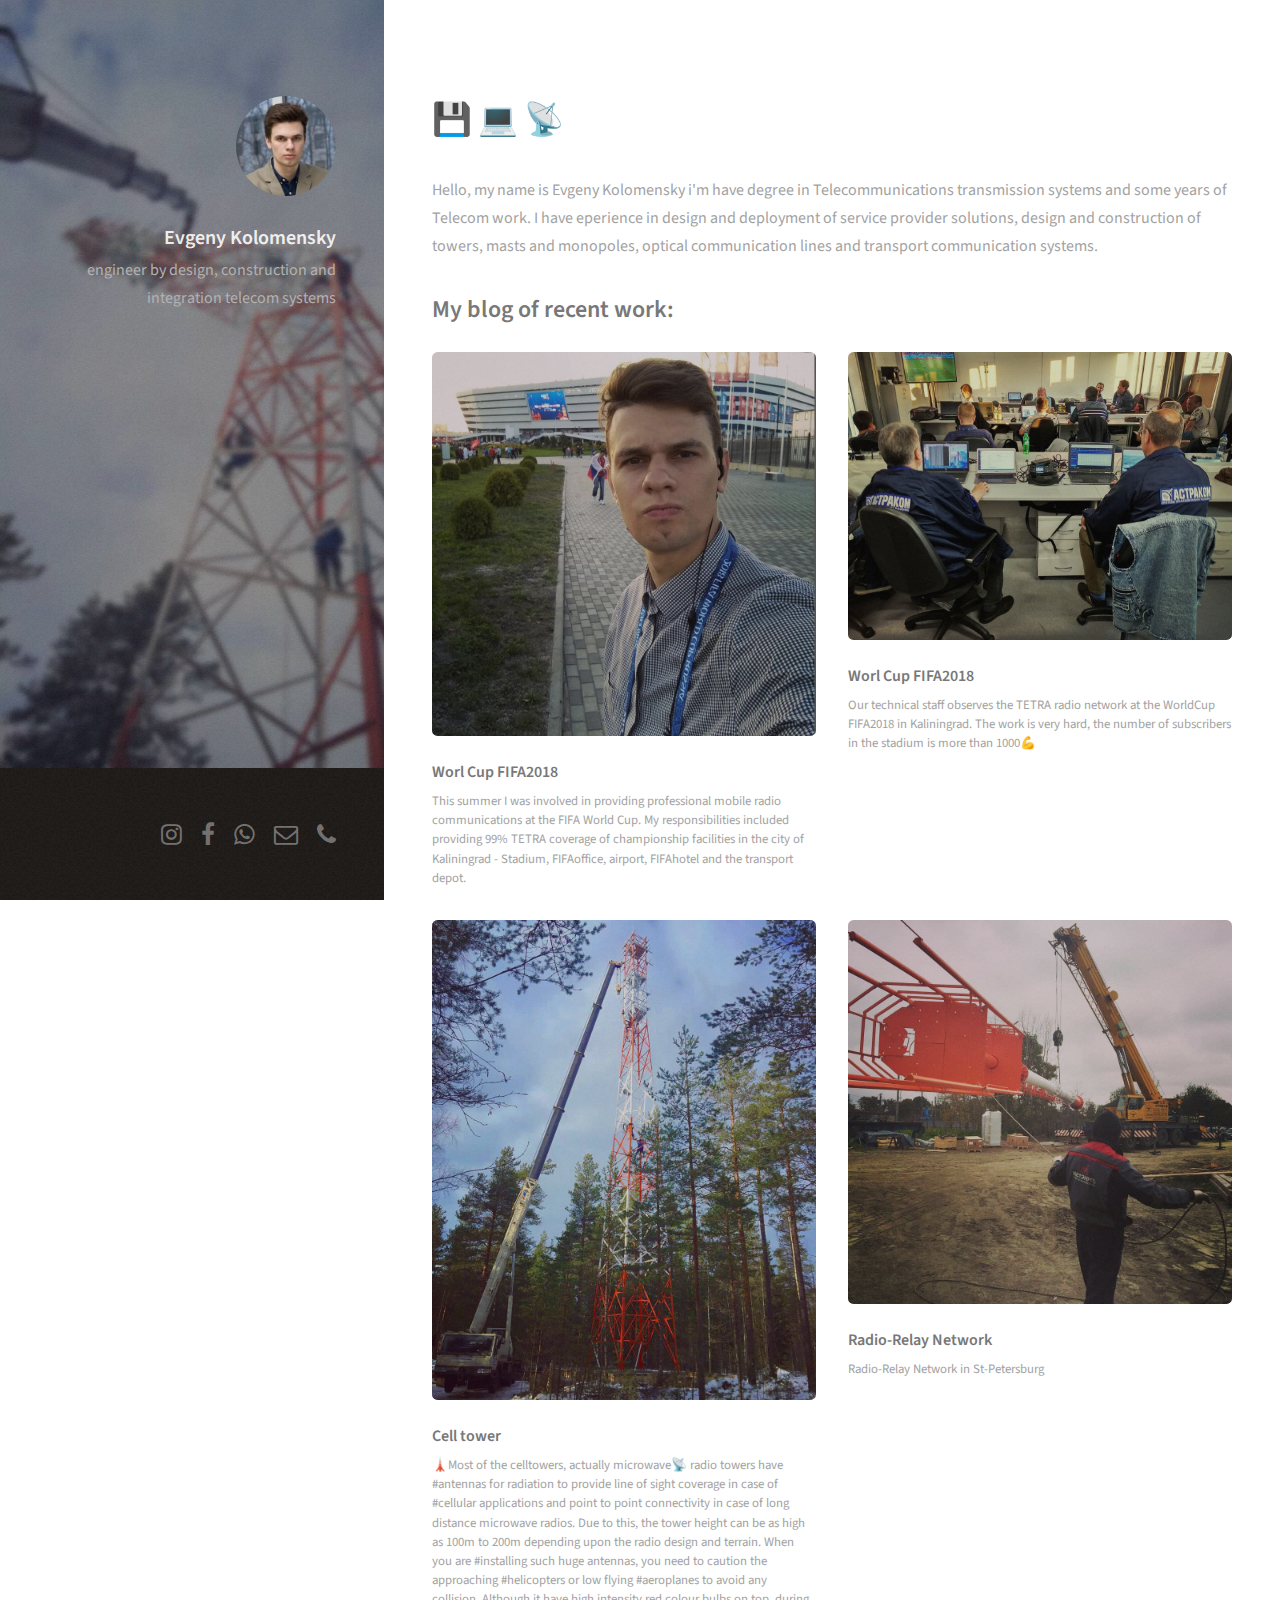
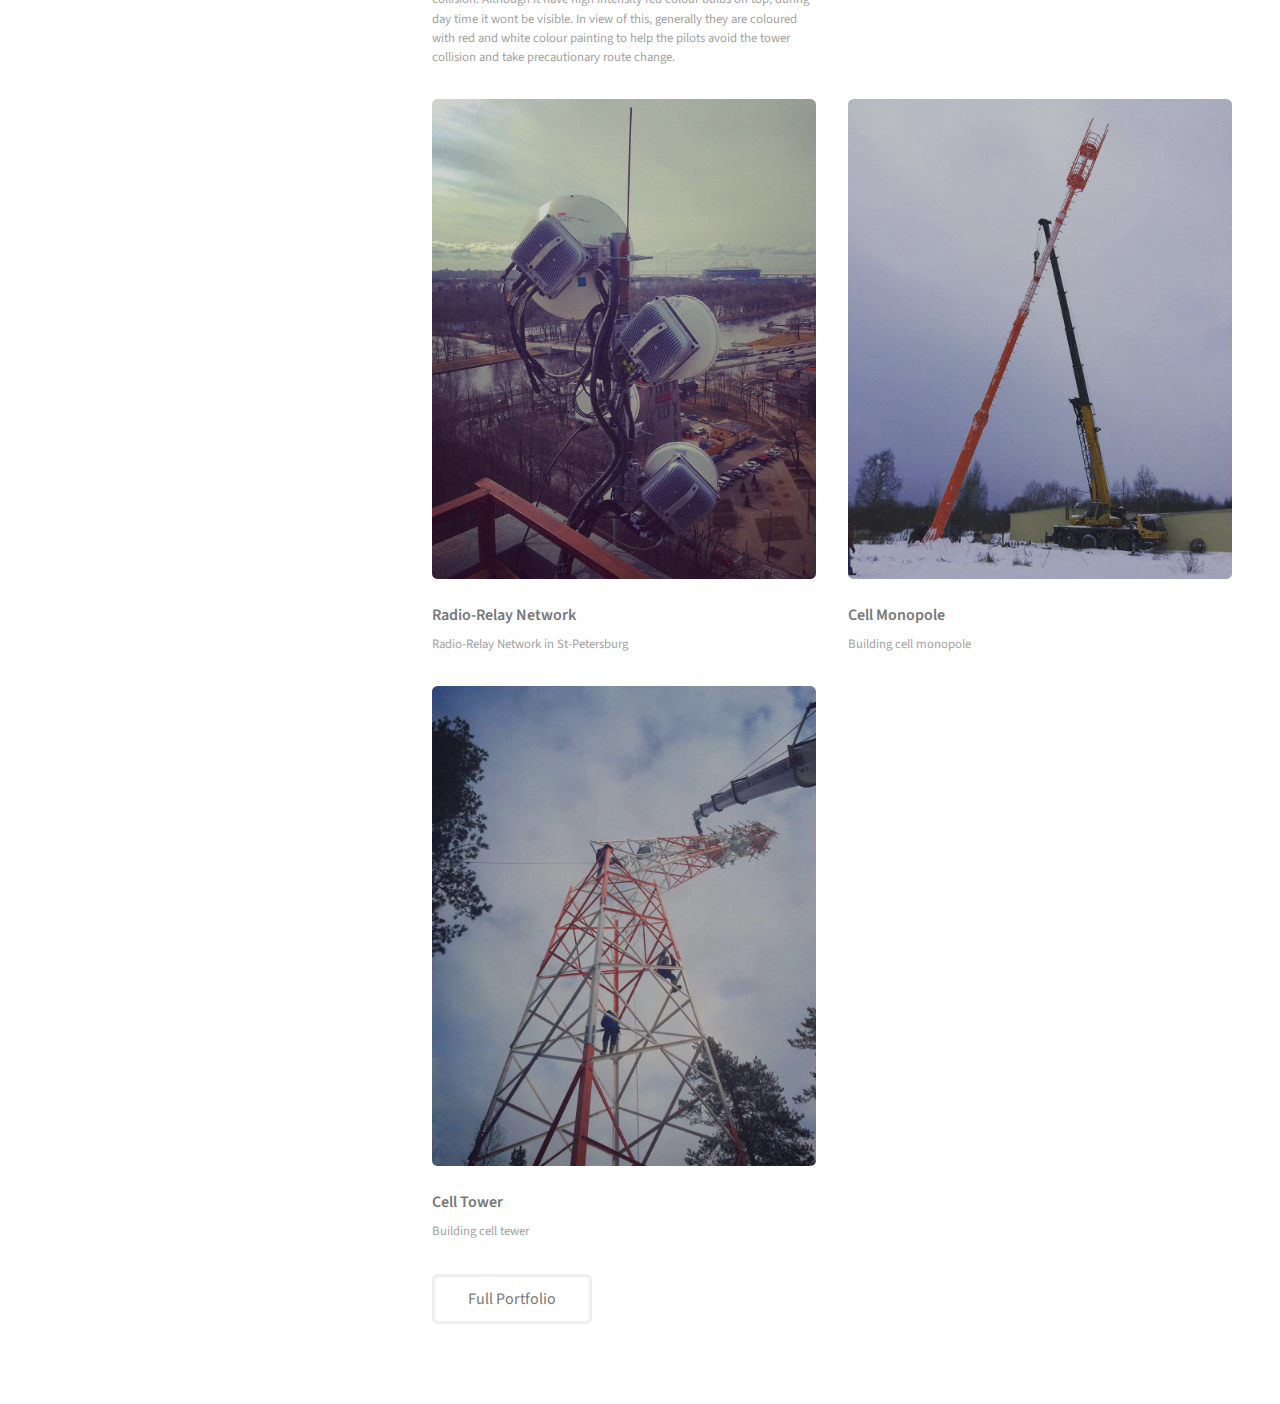
<file: index.html>
<!DOCTYPE HTML>
<html>
	<head>
		<title>Telecom Engineer</title>
		<meta charset="utf-8" />
		<meta name="viewport" content="width=device-width, initial-scale=1, user-scalable=no" />
		<link rel="stylesheet" href="assets/css/main.css" />
	</head>
	<body class="is-preload">

		
			<header id="header">
				<div class="inner">
					<a href="#" class="image avatar"><img src="images/avatar.jpg" alt="" /></a>
					<h1>Evgeny Kolomensky</h1>
					<p>engineer by design, construction and integration telecom systems</p>
					
				</div>
			</header>

			<div id="main">

				<!-- One -->
					<section id="one">
						<header class="major">
							<h2> 💾 💻 📡 </h2>
						</header>
						<p>Hello, my name is Evgeny Kolomensky i'm have degree in Telecommunications transmission systems and some years of Telecom work. I have eperience in design and deployment of service provider solutions, design and construction of towers, masts and monopoles, optical communication lines and transport communication systems.
						</p>
						<!--<ul class="actions">
							<li><a href="skills_and_experience.html" class="button">My skills and experience</a></li>
					</section>-->

				<!-- Two -->
					<section id="two">
						<h2>My blog of recent work:</h2>
						<div class="row">
							<article class="col-6 col-12-xsmall work-item">
								<a href="images/main/01.jpg" class="image fit thumb"><img src="images/main/01.jpg" alt="" /></a>
								<h3>Worl Cup FIFA2018</h3>
								<p>This summer I was involved in providing professional mobile radio communications at the FIFA World Cup. My responsibilities included providing 99% TETRA coverage of championship facilities in the city of Kaliningrad - Stadium, FIFAoffice, airport, FIFAhotel and the transport depot.</p>
							</article>
							<article class="col-6 col-12-xsmall work-item">
								<a href="images/main/02.jpg" class="image fit thumb"><img src="images/main/02.jpg" alt="" /></a>
								<h3>Worl Cup FIFA2018</h3>
								<p>Our technical staff observes the TETRA radio network at the WorldCup FIFA2018 in Kaliningrad. The work is very hard, the number of subscribers in the stadium is more than 1000💪</p>
							</article>
							<article class="col-6 col-12-xsmall work-item">
								<a href="images/main/03.jpg" class="image fit thumb"><img src="images/main/03.jpg" alt="" /></a>
								<h3>Cell tower</h3>
								<p>🗼Most of the celltowers, actually microwave📡 radio towers have #antennas for radiation to provide line of sight coverage in case of #cellular applications and point to point connectivity in case of long distance microwave radios. Due to this, the tower height can be as high as 100m to 200m depending upon the radio design and terrain. When you are #installing such huge antennas, you need to caution the approaching #helicopters or low flying #aeroplanes to avoid any collision. Although it have high intensity red colour bulbs on top, during day time it wont be visible. In view of this, generally they are coloured with red and white colour painting to help the pilots avoid the tower collision and take precautionary route change.</p>
							</article>
							<article class="col-6 col-12-xsmall work-item">
								<a href="images/main/04.jpg" class="image fit thumb"><img src="images/main/04.jpg" alt="" /></a>
								<h3>Radio-Relay Network</h3>
								<p>Radio-Relay Network in St-Petersburg</p>
							</article>
							<article class="col-6 col-12-xsmall work-item">
								<a href="images/main/05.jpg" class="image fit thumb"><img src="images/main/05.jpg" alt="" /></a>
								<h3>Radio-Relay Network</h3>
								<p>Radio-Relay Network in St-Petersburg</p>
							</article>
							<article class="col-6 col-12-xsmall work-item">
								<a href="images/main/06.jpg" class="image fit thumb"><img src="images/main/06.jpg" alt="" /></a>
								<h3>Cell Monopole</h3>
								<p>Building cell monopole</p>
							</article>
							<article class="col-6 col-12-xsmall work-item">
								<a href="images/main/07.jpg" class="image fit thumb"><img src="images/main/07.jpg" alt="" /></a>
								<h3>Cell Tower</h3>
								<p>Building cell tewer</p>
							</article>
						</div>
						<ul class="actions">
							<li><a href="#" class="button">Full Portfolio</a></li>
						</ul>
					</section>

			</div>

		<!-- Footer -->
			<footer id="footer">
				<div class="inner">
					<ul class="icons">
						<li><a href="https://www.instagram.com/telecom.pro/" class="icon fa-instagram"><span class="label">Instagram</span></a></li>
						<li><a href="https://www.facebook.com/telproject/" class="icon fa-facebook"><span class="label">Facebook</span></a></li>
						<li><a href="https://api.whatsapp.com/send?phone=79211034322" class="icon fa-whatsapp"><span class="label">Whatsapp</span></a></li>
						<li><a href="mailto:vols.project@yandex.ru" class="icon fa-envelope-o"><span class="label">Email</span></a></li>
						<li><a href="tel:+79211034322" class="icon fa-phone"><span class="label">Phone</span></a></li>
					</ul>
				</div>
			</footer>

		<!-- Scripts -->
			<script src="assets/js/jquery.min.js"></script>
			<script src="assets/js/jquery.poptrox.min.js"></script>
			<script src="assets/js/browser.min.js"></script>
			<script src="assets/js/breakpoints.min.js"></script>
			<script src="assets/js/util.js"></script>
			<script src="assets/js/main.js"></script>

	</body>
</html>
</file>
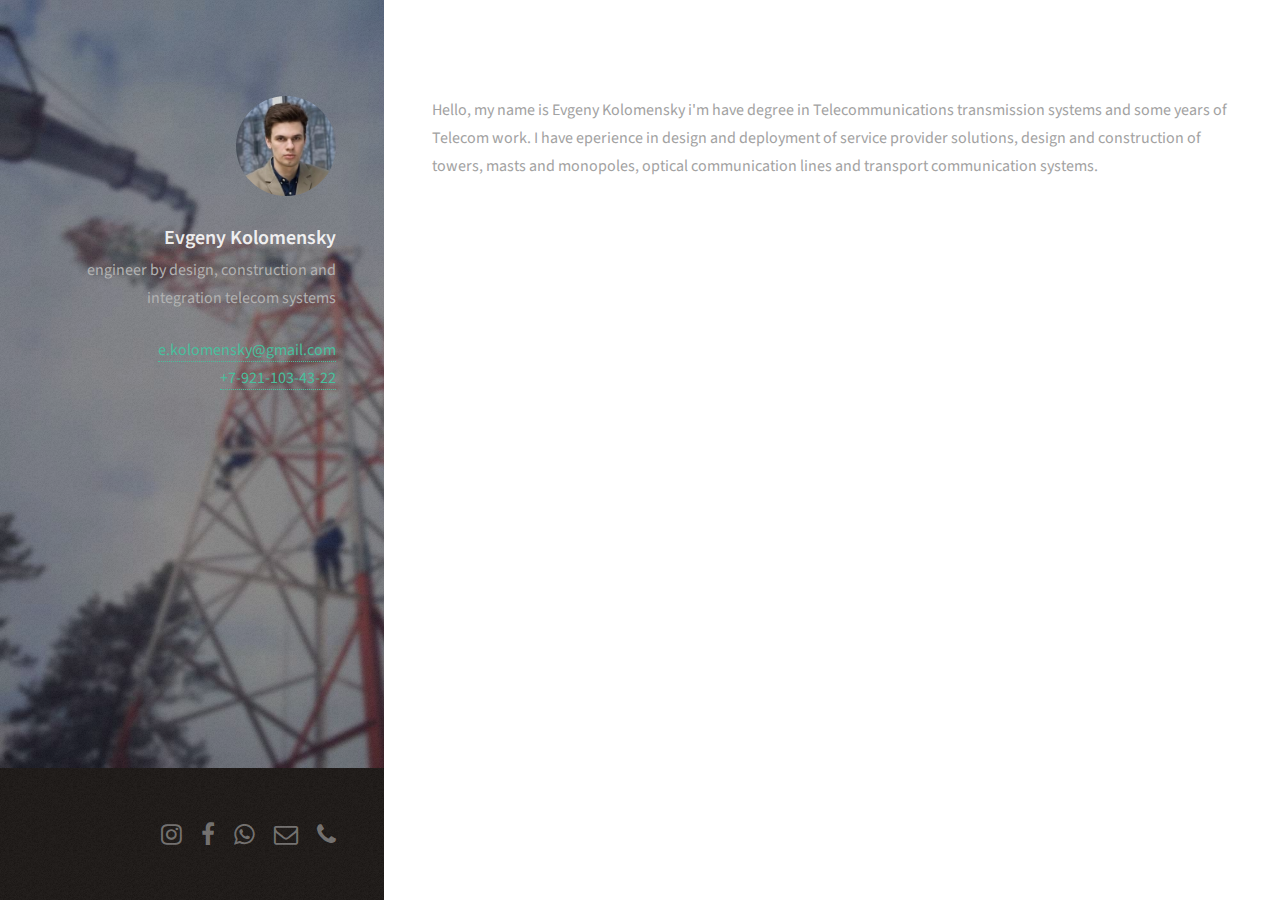
<file: index_en.html>
<!DOCTYPE HTML>
<html>
	<head>
		<title>Telecom Engineer</title>
		<meta charset="utf-8" />
		<meta name="viewport" content="width=device-width, initial-scale=1, user-scalable=no" />
		<link rel="stylesheet" href="assets/css/main.css" />
	</head>
	<body class="is-preload">

		
			<header id="header">
				<div class="inner">
					<a href="#" class="image avatar"><img src="images/avatar.jpg" alt="" /></a>
					<h1>Evgeny Kolomensky</h1>
					<p>engineer by design, construction and integration telecom systems</p>
					<a href="mailto:vols.project@yandex.ru">e.kolomensky@gmail.com</a><br />
					<a href="tel:+79211034322">+7-921-103-43-22</span></a>
				</div>
			</header>

			<div id="main">

				<!-- One -->
					<section id="one">
						
						<p>Hello, my name is Evgeny Kolomensky i'm have degree in Telecommunications transmission systems and some years of Telecom work. I have eperience in design and deployment of service provider solutions, design and construction of towers, masts and monopoles, optical communication lines and transport communication systems.
						
					</section>

			</div>

		<!-- Footer -->
			<footer id="footer">
				<div class="inner">
					<ul class="icons">
						<li><a href="https://www.instagram.com/telecom.pro/" class="icon fa-instagram"><span class="label">Instagram</span></a></li>
						<li><a href="https://www.facebook.com/telproject/" class="icon fa-facebook"><span class="label">Facebook</span></a></li>
						<li><a href="https://api.whatsapp.com/send?phone=79211034322" class="icon fa-whatsapp"><span class="label">Whatsapp</span></a></li>
						<li><a href="mailto:vols.project@yandex.ru" class="icon fa-envelope-o"><span class="label">Email</span></a></li>
						<li><a href="tel:+79211034322" class="icon fa-phone"><span class="label">Phone</span></a></li>
					</ul>
				</div>
			</footer>

		<!-- Scripts -->
			<script src="assets/js/jquery.min.js"></script>
			<script src="assets/js/jquery.poptrox.min.js"></script>
			<script src="assets/js/browser.min.js"></script>
			<script src="assets/js/breakpoints.min.js"></script>
			<script src="assets/js/util.js"></script>
			<script src="assets/js/main.js"></script>

	</body>
</html>
</file>
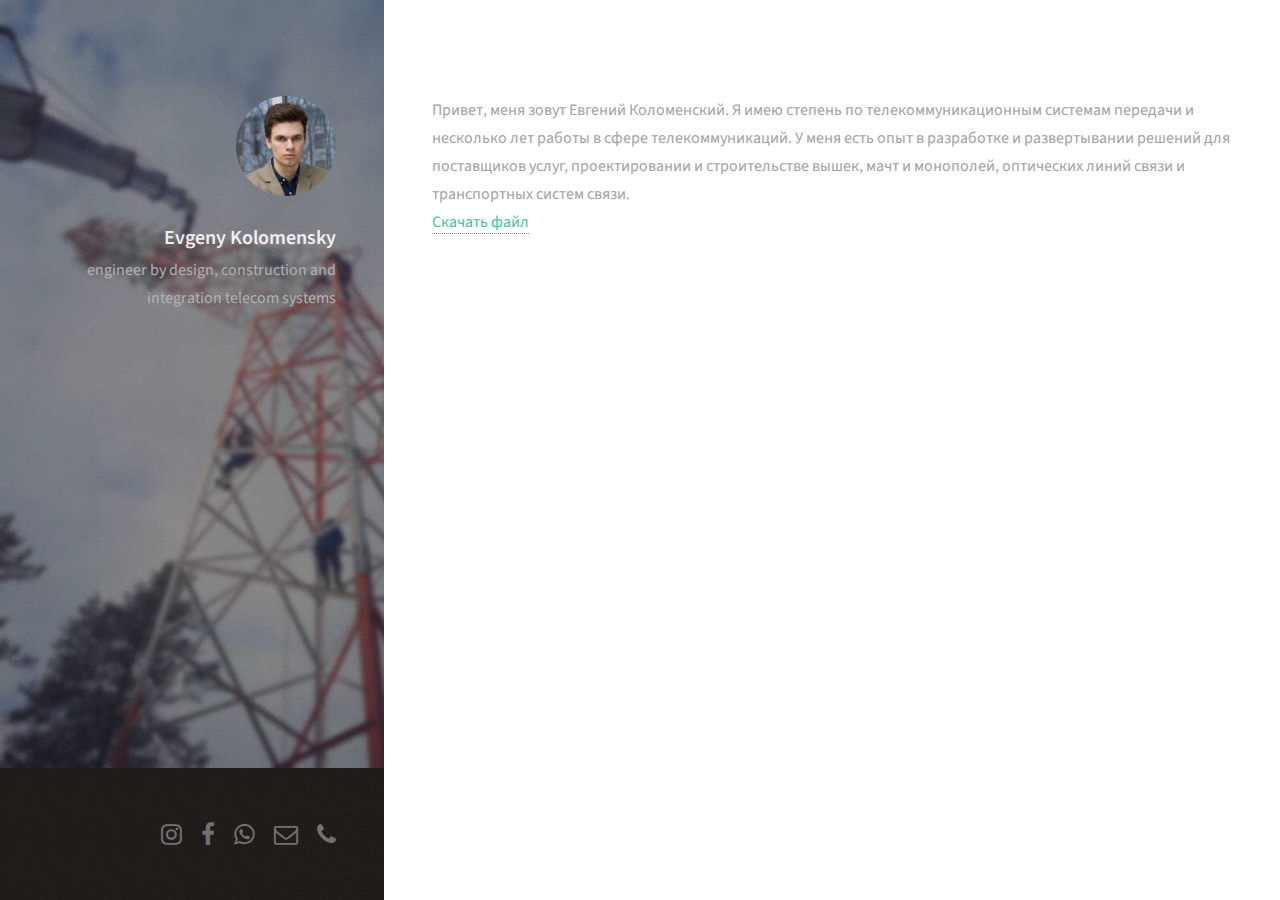
<file: index_ru.html>
<!DOCTYPE HTML>
<html>
	<head>
		<title>Telecom Engineer</title>
		<meta charset="utf-8" />
		<meta name="viewport" content="width=device-width, initial-scale=1, user-scalable=no" />
		<link rel="stylesheet" href="assets/css/main.css" />
	</head>
	<body class="is-preload">

		
			<header id="header">
				<div class="inner">
					<a href="#" class="image avatar"><img src="images/avatar.jpg" alt="" /></a>
					<h1>Evgeny Kolomensky</h1>
					<p>engineer by design, construction and integration telecom systems</p>
				
				</div>
			</header>

			<div id="main">

				<!-- One -->
					<section id="one">
						
						<p>Привет, меня зовут Евгений Коломенский. Я имею степень по телекоммуникационным системам передачи и несколько лет работы в сфере телекоммуникаций. У меня есть опыт в разработке и развертывании решений для поставщиков услуг, проектировании и строительстве вышек, мачт и монополей, оптических линий связи и транспортных систем связи.
							<br />
						

						<a href="PDF.pdf" download="">Скачать файл</a>
						
						
					</section>

			</div>

		<!-- Footer -->
			<footer id="footer">
				<div class="inner">
					<ul class="icons">
						<li><a href="https://www.instagram.com/telecom.pro/" class="icon fa-instagram"><span class="label">Instagram</span></a></li>
						<li><a href="https://www.facebook.com/telproject/" class="icon fa-facebook"><span class="label">Facebook</span></a></li>
						<li><a href="https://api.whatsapp.com/send?phone=79211034322" class="icon fa-whatsapp"><span class="label">Whatsapp</span></a></li>
						<li><a href="mailto:vols.project@yandex.ru" class="icon fa-envelope-o"><span class="label">Email</span></a></li>
						<li><a href="tel:+79211034322" class="icon fa-phone"><span class="label">Phone</span></a></li>
					</ul>
				</div>
			</footer>

		<!-- Scripts -->
			<script src="assets/js/jquery.min.js"></script>
			<script src="assets/js/jquery.poptrox.min.js"></script>
			<script src="assets/js/browser.min.js"></script>
			<script src="assets/js/breakpoints.min.js"></script>
			<script src="assets/js/util.js"></script>
			<script src="assets/js/main.js"></script>

	</body>
</html>
</file>
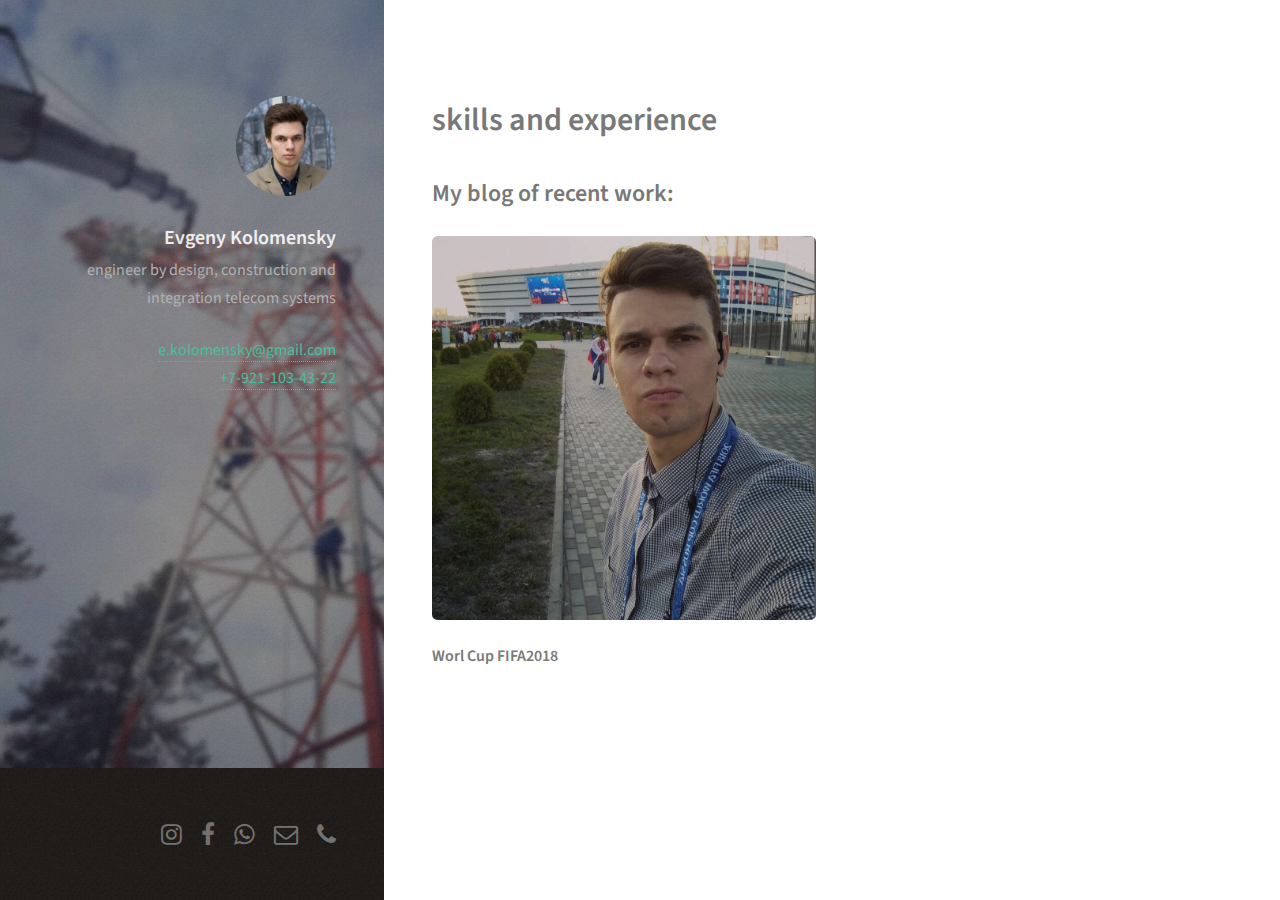
<file: skills_and_experience.html>
<!DOCTYPE HTML>
<html>
	<head>
		<title>Telecom Engineer</title>
		<meta charset="utf-8" />
		<meta name="viewport" content="width=device-width, initial-scale=1, user-scalable=no" />
		<link rel="stylesheet" href="assets/css/main.css" />
	</head>
	<body class="is-preload">

		
			<header id="header">
				<div class="inner">
					<a href="#" class="image avatar"><img src="images/avatar.jpg" alt="" /></a>
					<h1>Evgeny Kolomensky</h1>
					<p>engineer by design, construction and integration telecom systems</p>
					<a href="mailto:vols.project@yandex.ru">e.kolomensky@gmail.com</a><br />
					<a href="tel:+79211034322">+7-921-103-43-22</span></a>
				</div>
			</header>

			<div id="main">

				<!-- One -->
					<section id="one">
						
						<header class="major">
							<h2> skills and experience</h2>
						</header>
                    <section id="two">
						<h2>My blog of recent work:</h2>
						<div class="row">
							<article class="col-6 col-12-xsmall work-item">
								<a href="images/main/01.jpg" class="image fit thumb"><img src="images/main/01.jpg" alt="" /></a>
								<h3>Worl Cup FIFA2018</h3>
								<p></p>
							</article>
							
					</section>

			</div>

		<!-- Footer -->
			<footer id="footer">
				<div class="inner">
					<ul class="icons">
						<li><a href="https://www.instagram.com/telecom.pro/" class="icon fa-instagram"><span class="label">Instagram</span></a></li>
						<li><a href="https://www.facebook.com/telproject/" class="icon fa-facebook"><span class="label">Facebook</span></a></li>
						<li><a href="https://api.whatsapp.com/send?phone=79211034322" class="icon fa-whatsapp"><span class="label">Whatsapp</span></a></li>
						<li><a href="mailto:vols.project@yandex.ru" class="icon fa-envelope-o"><span class="label">Email</span></a></li>
						<li><a href="tel:+79211034322" class="icon fa-phone"><span class="label">Phone</span></a></li>
					</ul>
				</div>
			</footer>

		<!-- Scripts -->
			<script src="assets/js/jquery.min.js"></script>
			<script src="assets/js/jquery.poptrox.min.js"></script>
			<script src="assets/js/browser.min.js"></script>
			<script src="assets/js/breakpoints.min.js"></script>
			<script src="assets/js/util.js"></script>
			<script src="assets/js/main.js"></script>

	</body>
</html>
</file>
<file: assets/css/main.css>
@import url("font-awesome.min.css");
@import url("https://fonts.googleapis.com/css?family=Source+Sans+Pro:400,400italic");

/*
	Strata by HTML5 UP
	html5up.net | @ajlkn
	Free for personal and commercial use under the CCA 3.0 license (html5up.net/license)
*/

html, body, div, span, applet, object,
iframe, h1, h2, h3, h4, h5, h6, p, blockquote,
pre, a, abbr, acronym, address, big, cite,
code, del, dfn, em, img, ins, kbd, q, s, samp,
small, strike, strong, sub, sup, tt, var, b,
u, i, center, dl, dt, dd, ol, ul, li, fieldset,
form, label, legend, table, caption, tbody,
tfoot, thead, tr, th, td, article, aside,
canvas, details, embed, figure, figcaption,
footer, header, hgroup, menu, nav, output, ruby,
section, summary, time, mark, audio, video {
	margin: 0;
	padding: 0;
	border: 0;
	font-size: 100%;
	font: inherit;
	vertical-align: baseline;}

article, aside, details, figcaption, figure,
footer, header, hgroup, menu, nav, section {
	display: block;}

body {
	line-height: 1;
}

ol, ul {
	list-style: none;
}

blockquote, q {
	quotes: none;
}

	blockquote:before, blockquote:after, q:before, q:after {
		content: '';
		content: none;
	}

table {
	border-collapse: collapse;
	border-spacing: 0;
}

body {
	-webkit-text-size-adjust: none;
}

mark {
	background-color: transparent;
	color: inherit;
}

input::-moz-focus-inner {
	border: 0;
	padding: 0;
}

input, select, textarea {
	-moz-appearance: none;
	-webkit-appearance: none;
	-ms-appearance: none;
	appearance: none;
}

/* Basic */

	html {
		box-sizing: border-box;
	}

	*, *:before, *:after {
		box-sizing: inherit;
	}

	body {
		background: #fff;
	}

		body.is-preload *, body.is-preload *:before, body.is-preload *:after {
			-moz-animation: none !important;
			-webkit-animation: none !important;
			-ms-animation: none !important;
			animation: none !important;
			-moz-transition: none !important;
			-webkit-transition: none !important;
			-ms-transition: none !important;
			transition: none !important;
		}

	body, input, select, textarea {
		color: #a2a2a2;
		font-family: "Source Sans Pro", Helvetica, sans-serif;
		font-size: 16pt;
		font-weight: 400;
		line-height: 1.75em;
	}

	a {
		-moz-transition: color 0.2s ease-in-out, border-color 0.2s ease-in-out;
		-webkit-transition: color 0.2s ease-in-out, border-color 0.2s ease-in-out;
		-ms-transition: color 0.2s ease-in-out, border-color 0.2s ease-in-out;
		transition: color 0.2s ease-in-out, border-color 0.2s ease-in-out;
		border-bottom: dotted 1px;
		color: #49bf9d;
		text-decoration: none;
	}

		a:hover {
			border-bottom-color: transparent;
			color: #49bf9d !important;
			text-decoration: none;
		}

	strong, b {
		color: #787878;
		font-weight: 400;
	}

	em, i {
		font-style: italic;
	}

	p {
		margin: 0 0 2em 0;
	}

	h1, h2, h3, h4, h5, h6 {
		color: #787878;
		font-weight: 600;
		line-height: 1em;
		margin: 0 0 1em 0;
	}

		h1 a, h2 a, h3 a, h4 a, h5 a, h6 a {
			color: inherit;
			text-decoration: none;
		}

	h1 {
		font-size: 2em;
		line-height: 1.5em;
	}

	h2 {
		font-size: 1.5em;
		line-height: 1.5em;
	}

	h3 {
		font-size: 1.25em;
		line-height: 1.5em;
	}

	h4 {
		font-size: 1.1em;
		line-height: 1.5em;
	}

	h5 {
		font-size: 0.9em;
		line-height: 1.5em;
	}

	h6 {
		font-size: 0.7em;
		line-height: 1.5em;
	}

	sub {
		font-size: 0.8em;
		position: relative;
		top: 0.5em;
	}

	sup {
		font-size: 0.8em;
		position: relative;
		top: -0.5em;
	}

	hr {
		border: 0;
		border-bottom: solid 2px #efefef;
		margin: 2em 0;
	}

		hr.major {
			margin: 3em 0;
		}

	blockquote {
		border-left: solid 6px #efefef;
		font-style: italic;
		margin: 0 0 2em 0;
		padding: 0.5em 0 0.5em 1.5em;
	}

	code {
		background: #f7f7f7;
		border-radius: 0.35em;
		border: solid 2px #efefef;
		font-family: "Courier New", monospace;
		font-size: 0.9em;
		margin: 0 0.25em;
		padding: 0.25em 0.65em;
	}

	pre {
		-webkit-overflow-scrolling: touch;
		font-family: "Courier New", monospace;
		font-size: 0.9em;
		margin: 0 0 2em 0;
	}

		pre code {
			display: block;
			line-height: 1.75em;
			padding: 1em 1.5em;
			overflow-x: auto;
		}

	.align-left {
		text-align: left;
	}

	.align-center {
		text-align: center;
	}

	.align-right {
		text-align: right;
	}

/* Container */

	.container {
		margin: 0 auto;
		max-width: calc(100% - 4em);
		width: 100%;
	}

		.container.xsmall {
			width: 25%;
		}

		.container.small {
			width: 50%;
		}

		.container.medium {
			width: 75%;
		}

		.container.large {
			width: 125%;
		}

		.container.xlarge {
			width: 150%;
		}

		.container.max {
			width: 100%;
		}

		@media screen and (max-width: 980px) {

			.container {
				width: 100% !important;
				max-width: 100% !important;
			}

		}

		@media screen and (max-width: 480px) {

			.container {
				max-width: calc(100% - 3em);
			}

		}

/* Row */

	.row {
		display: flex;
		flex-wrap: wrap;
		box-sizing: border-box;
		align-items: stretch;
	}

		.row > * {
			box-sizing: border-box;
		}

		.row.gtr-uniform > * > :last-child {
			margin-bottom: 0;
		}

		.row.aln-left {
			justify-content: flex-start;
		}

		.row.aln-center {
			justify-content: center;
		}

		.row.aln-right {
			justify-content: flex-end;
		}

		.row.aln-top {
			align-items: flex-start;
		}

		.row.aln-middle {
			align-items: center;
		}

		.row.aln-bottom {
			align-items: flex-end;
		}

		.row > .imp {
			order: -1;
		}

		.row > .col-1 {
			width: 8.3333333333%;
		}

		.row > .off-1 {
			margin-left: 8.3333333333%;
		}

		.row > .col-2 {
			width: 16.6666666667%;
		}

		.row > .off-2 {
			margin-left: 16.6666666667%;
		}

		.row > .col-3 {
			width: 25%;
		}

		.row > .off-3 {
			margin-left: 25%;
		}

		.row > .col-4 {
			width: 33.3333333333%;
		}

		.row > .off-4 {
			margin-left: 33.3333333333%;
		}

		.row > .col-5 {
			width: 41.6666666667%;
		}

		.row > .off-5 {
			margin-left: 41.6666666667%;
		}

		.row > .col-6 {
			width: 50%;
		}

		.row > .off-6 {
			margin-left: 50%;
		}

		.row > .col-7 {
			width: 58.3333333333%;
		}

		.row > .off-7 {
			margin-left: 58.3333333333%;
		}

		.row > .col-8 {
			width: 66.6666666667%;
		}

		.row > .off-8 {
			margin-left: 66.6666666667%;
		}

		.row > .col-9 {
			width: 75%;
		}

		.row > .off-9 {
			margin-left: 75%;
		}

		.row > .col-10 {
			width: 83.3333333333%;
		}

		.row > .off-10 {
			margin-left: 83.3333333333%;
		}

		.row > .col-11 {
			width: 91.6666666667%;
		}

		.row > .off-11 {
			margin-left: 91.6666666667%;
		}

		.row > .col-12 {
			width: 100%;
		}

		.row > .off-12 {
			margin-left: 100%;
		}

		.row.gtr-0 {
			margin-top: 0;
			margin-left: 0em;
		}

			.row.gtr-0 > * {
				padding: 0 0 0 0em;
			}

			.row.gtr-0.gtr-uniform {
				margin-top: 0em;
			}

				.row.gtr-0.gtr-uniform > * {
					padding-top: 0em;
				}

		.row.gtr-25 {
			margin-top: 0;
			margin-left: -0.625em;
		}

			.row.gtr-25 > * {
				padding: 0 0 0 0.625em;
			}

			.row.gtr-25.gtr-uniform {
				margin-top: -0.625em;
			}

				.row.gtr-25.gtr-uniform > * {
					padding-top: 0.625em;
				}

		.row.gtr-50 {
			margin-top: 0;
			margin-left: -1.25em;
		}

			.row.gtr-50 > * {
				padding: 0 0 0 1.25em;
			}

			.row.gtr-50.gtr-uniform {
				margin-top: -1.25em;
			}

				.row.gtr-50.gtr-uniform > * {
					padding-top: 1.25em;
				}

		.row {
			margin-top: 0;
			margin-left: -2.5em;
		}

			.row > * {
				padding: 0 0 0 2.5em;
			}

			.row.gtr-uniform {
				margin-top: -2.5em;
			}

				.row.gtr-uniform > * {
					padding-top: 2.5em;
				}

		.row.gtr-150 {
			margin-top: 0;
			margin-left: -3.75em;
		}

			.row.gtr-150 > * {
				padding: 0 0 0 3.75em;
			}

			.row.gtr-150.gtr-uniform {
				margin-top: -3.75em;
			}

				.row.gtr-150.gtr-uniform > * {
					padding-top: 3.75em;
				}

		.row.gtr-200 {
			margin-top: 0;
			margin-left: -5em;
		}

			.row.gtr-200 > * {
				padding: 0 0 0 5em;
			}

			.row.gtr-200.gtr-uniform {
				margin-top: -5em;
			}

				.row.gtr-200.gtr-uniform > * {
					padding-top: 5em;
				}

		@media screen and (max-width: 1800px) {

			.row {
				display: flex;
				flex-wrap: wrap;
				box-sizing: border-box;
				align-items: stretch;
			}

				.row > * {
					box-sizing: border-box;
				}

				.row.gtr-uniform > * > :last-child {
					margin-bottom: 0;
				}

				.row.aln-left {
					justify-content: flex-start;
				}

				.row.aln-center {
					justify-content: center;
				}

				.row.aln-right {
					justify-content: flex-end;
				}

				.row.aln-top {
					align-items: flex-start;
				}

				.row.aln-middle {
					align-items: center;
				}

				.row.aln-bottom {
					align-items: flex-end;
				}

				.row > .imp-xlarge {
					order: -1;
				}

				.row > .col-1-xlarge {
					width: 8.3333333333%;
				}

				.row > .off-1-xlarge {
					margin-left: 8.3333333333%;
				}

				.row > .col-2-xlarge {
					width: 16.6666666667%;
				}

				.row > .off-2-xlarge {
					margin-left: 16.6666666667%;
				}

				.row > .col-3-xlarge {
					width: 25%;
				}

				.row > .off-3-xlarge {
					margin-left: 25%;
				}

				.row > .col-4-xlarge {
					width: 33.3333333333%;
				}

				.row > .off-4-xlarge {
					margin-left: 33.3333333333%;
				}

				.row > .col-5-xlarge {
					width: 41.6666666667%;
				}

				.row > .off-5-xlarge {
					margin-left: 41.6666666667%;
				}

				.row > .col-6-xlarge {
					width: 50%;
				}

				.row > .off-6-xlarge {
					margin-left: 50%;
				}

				.row > .col-7-xlarge {
					width: 58.3333333333%;
				}

				.row > .off-7-xlarge {
					margin-left: 58.3333333333%;
				}

				.row > .col-8-xlarge {
					width: 66.6666666667%;
				}

				.row > .off-8-xlarge {
					margin-left: 66.6666666667%;
				}

				.row > .col-9-xlarge {
					width: 75%;
				}

				.row > .off-9-xlarge {
					margin-left: 75%;
				}

				.row > .col-10-xlarge {
					width: 83.3333333333%;
				}

				.row > .off-10-xlarge {
					margin-left: 83.3333333333%;
				}

				.row > .col-11-xlarge {
					width: 91.6666666667%;
				}

				.row > .off-11-xlarge {
					margin-left: 91.6666666667%;
				}

				.row > .col-12-xlarge {
					width: 100%;
				}

				.row > .off-12-xlarge {
					margin-left: 100%;
				}

				.row.gtr-0 {
					margin-top: 0;
					margin-left: 0em;
				}

					.row.gtr-0 > * {
						padding: 0 0 0 0em;
					}

					.row.gtr-0.gtr-uniform {
						margin-top: 0em;
					}

						.row.gtr-0.gtr-uniform > * {
							padding-top: 0em;
						}

				.row.gtr-25 {
					margin-top: 0;
					margin-left: -0.625em;
				}

					.row.gtr-25 > * {
						padding: 0 0 0 0.625em;
					}

					.row.gtr-25.gtr-uniform {
						margin-top: -0.625em;
					}

						.row.gtr-25.gtr-uniform > * {
							padding-top: 0.625em;
						}

				.row.gtr-50 {
					margin-top: 0;
					margin-left: -1.25em;
				}

					.row.gtr-50 > * {
						padding: 0 0 0 1.25em;
					}

					.row.gtr-50.gtr-uniform {
						margin-top: -1.25em;
					}

						.row.gtr-50.gtr-uniform > * {
							padding-top: 1.25em;
						}

				.row {
					margin-top: 0;
					margin-left: -2.5em;
				}

					.row > * {
						padding: 0 0 0 2.5em;
					}

					.row.gtr-uniform {
						margin-top: -2.5em;
					}

						.row.gtr-uniform > * {
							padding-top: 2.5em;
						}

				.row.gtr-150 {
					margin-top: 0;
					margin-left: -3.75em;
				}

					.row.gtr-150 > * {
						padding: 0 0 0 3.75em;
					}

					.row.gtr-150.gtr-uniform {
						margin-top: -3.75em;
					}

						.row.gtr-150.gtr-uniform > * {
							padding-top: 3.75em;
						}

				.row.gtr-200 {
					margin-top: 0;
					margin-left: -5em;
				}

					.row.gtr-200 > * {
						padding: 0 0 0 5em;
					}

					.row.gtr-200.gtr-uniform {
						margin-top: -5em;
					}

						.row.gtr-200.gtr-uniform > * {
							padding-top: 5em;
						}

		}

		@media screen and (max-width: 1280px) {

			.row {
				display: flex;
				flex-wrap: wrap;
				box-sizing: border-box;
				align-items: stretch;
			}

				.row > * {
					box-sizing: border-box;
				}

				.row.gtr-uniform > * > :last-child {
					margin-bottom: 0;
				}

				.row.aln-left {
					justify-content: flex-start;
				}

				.row.aln-center {
					justify-content: center;
				}

				.row.aln-right {
					justify-content: flex-end;
				}

				.row.aln-top {
					align-items: flex-start;
				}

				.row.aln-middle {
					align-items: center;
				}

				.row.aln-bottom {
					align-items: flex-end;
				}

				.row > .imp-large {
					order: -1;
				}

				.row > .col-1-large {
					width: 8.3333333333%;
				}

				.row > .off-1-large {
					margin-left: 8.3333333333%;
				}

				.row > .col-2-large {
					width: 16.6666666667%;
				}

				.row > .off-2-large {
					margin-left: 16.6666666667%;
				}

				.row > .col-3-large {
					width: 25%;
				}

				.row > .off-3-large {
					margin-left: 25%;
				}

				.row > .col-4-large {
					width: 33.3333333333%;
				}

				.row > .off-4-large {
					margin-left: 33.3333333333%;
				}

				.row > .col-5-large {
					width: 41.6666666667%;
				}

				.row > .off-5-large {
					margin-left: 41.6666666667%;
				}

				.row > .col-6-large {
					width: 50%;
				}

				.row > .off-6-large {
					margin-left: 50%;
				}

				.row > .col-7-large {
					width: 58.3333333333%;
				}

				.row > .off-7-large {
					margin-left: 58.3333333333%;
				}

				.row > .col-8-large {
					width: 66.6666666667%;
				}

				.row > .off-8-large {
					margin-left: 66.6666666667%;
				}

				.row > .col-9-large {
					width: 75%;
				}

				.row > .off-9-large {
					margin-left: 75%;
				}

				.row > .col-10-large {
					width: 83.3333333333%;
				}

				.row > .off-10-large {
					margin-left: 83.3333333333%;
				}

				.row > .col-11-large {
					width: 91.6666666667%;
				}

				.row > .off-11-large {
					margin-left: 91.6666666667%;
				}

				.row > .col-12-large {
					width: 100%;
				}

				.row > .off-12-large {
					margin-left: 100%;
				}

				.row.gtr-0 {
					margin-top: 0;
					margin-left: 0em;
				}

					.row.gtr-0 > * {
						padding: 0 0 0 0em;
					}

					.row.gtr-0.gtr-uniform {
						margin-top: 0em;
					}

						.row.gtr-0.gtr-uniform > * {
							padding-top: 0em;
						}

				.row.gtr-25 {
					margin-top: 0;
					margin-left: -0.5em;
				}

					.row.gtr-25 > * {
						padding: 0 0 0 0.5em;
					}

					.row.gtr-25.gtr-uniform {
						margin-top: -0.5em;
					}

						.row.gtr-25.gtr-uniform > * {
							padding-top: 0.5em;
						}

				.row.gtr-50 {
					margin-top: 0;
					margin-left: -1em;
				}

					.row.gtr-50 > * {
						padding: 0 0 0 1em;
					}

					.row.gtr-50.gtr-uniform {
						margin-top: -1em;
					}

						.row.gtr-50.gtr-uniform > * {
							padding-top: 1em;
						}

				.row {
					margin-top: 0;
					margin-left: -2em;
				}

					.row > * {
						padding: 0 0 0 2em;
					}

					.row.gtr-uniform {
						margin-top: -2em;
					}

						.row.gtr-uniform > * {
							padding-top: 2em;
						}

				.row.gtr-150 {
					margin-top: 0;
					margin-left: -3em;
				}

					.row.gtr-150 > * {
						padding: 0 0 0 3em;
					}

					.row.gtr-150.gtr-uniform {
						margin-top: -3em;
					}

						.row.gtr-150.gtr-uniform > * {
							padding-top: 3em;
						}

				.row.gtr-200 {
					margin-top: 0;
					margin-left: -4em;
				}

					.row.gtr-200 > * {
						padding: 0 0 0 4em;
					}

					.row.gtr-200.gtr-uniform {
						margin-top: -4em;
					}

						.row.gtr-200.gtr-uniform > * {
							padding-top: 4em;
						}

		}

		@media screen and (max-width: 980px) {

			.row {
				display: flex;
				flex-wrap: wrap;
				box-sizing: border-box;
				align-items: stretch;
			}

				.row > * {
					box-sizing: border-box;
				}

				.row.gtr-uniform > * > :last-child {
					margin-bottom: 0;
				}

				.row.aln-left {
					justify-content: flex-start;
				}

				.row.aln-center {
					justify-content: center;
				}

				.row.aln-right {
					justify-content: flex-end;
				}

				.row.aln-top {
					align-items: flex-start;
				}

				.row.aln-middle {
					align-items: center;
				}

				.row.aln-bottom {
					align-items: flex-end;
				}

				.row > .imp-medium {
					order: -1;
				}

				.row > .col-1-medium {
					width: 8.3333333333%;
				}

				.row > .off-1-medium {
					margin-left: 8.3333333333%;
				}

				.row > .col-2-medium {
					width: 16.6666666667%;
				}

				.row > .off-2-medium {
					margin-left: 16.6666666667%;
				}

				.row > .col-3-medium {
					width: 25%;
				}

				.row > .off-3-medium {
					margin-left: 25%;
				}

				.row > .col-4-medium {
					width: 33.3333333333%;
				}

				.row > .off-4-medium {
					margin-left: 33.3333333333%;
				}

				.row > .col-5-medium {
					width: 41.6666666667%;
				}

				.row > .off-5-medium {
					margin-left: 41.6666666667%;
				}

				.row > .col-6-medium {
					width: 50%;
				}

				.row > .off-6-medium {
					margin-left: 50%;
				}

				.row > .col-7-medium {
					width: 58.3333333333%;
				}

				.row > .off-7-medium {
					margin-left: 58.3333333333%;
				}

				.row > .col-8-medium {
					width: 66.6666666667%;
				}

				.row > .off-8-medium {
					margin-left: 66.6666666667%;
				}

				.row > .col-9-medium {
					width: 75%;
				}

				.row > .off-9-medium {
					margin-left: 75%;
				}

				.row > .col-10-medium {
					width: 83.3333333333%;
				}

				.row > .off-10-medium {
					margin-left: 83.3333333333%;
				}

				.row > .col-11-medium {
					width: 91.6666666667%;
				}

				.row > .off-11-medium {
					margin-left: 91.6666666667%;
				}

				.row > .col-12-medium {
					width: 100%;
				}

				.row > .off-12-medium {
					margin-left: 100%;
				}

				.row.gtr-0 {
					margin-top: 0;
					margin-left: 0em;
				}

					.row.gtr-0 > * {
						padding: 0 0 0 0em;
					}

					.row.gtr-0.gtr-uniform {
						margin-top: 0em;
					}

						.row.gtr-0.gtr-uniform > * {
							padding-top: 0em;
						}

				.row.gtr-25 {
					margin-top: 0;
					margin-left: -0.5em;
				}

					.row.gtr-25 > * {
						padding: 0 0 0 0.5em;
					}

					.row.gtr-25.gtr-uniform {
						margin-top: -0.5em;
					}

						.row.gtr-25.gtr-uniform > * {
							padding-top: 0.5em;
						}

				.row.gtr-50 {
					margin-top: 0;
					margin-left: -1em;
				}

					.row.gtr-50 > * {
						padding: 0 0 0 1em;
					}

					.row.gtr-50.gtr-uniform {
						margin-top: -1em;
					}

						.row.gtr-50.gtr-uniform > * {
							padding-top: 1em;
						}

				.row {
					margin-top: 0;
					margin-left: -2em;
				}

					.row > * {
						padding: 0 0 0 2em;
					}

					.row.gtr-uniform {
						margin-top: -2em;
					}

						.row.gtr-uniform > * {
							padding-top: 2em;
						}

				.row.gtr-150 {
					margin-top: 0;
					margin-left: -3em;
				}

					.row.gtr-150 > * {
						padding: 0 0 0 3em;
					}

					.row.gtr-150.gtr-uniform {
						margin-top: -3em;
					}

						.row.gtr-150.gtr-uniform > * {
							padding-top: 3em;
						}

				.row.gtr-200 {
					margin-top: 0;
					margin-left: -4em;
				}

					.row.gtr-200 > * {
						padding: 0 0 0 4em;
					}

					.row.gtr-200.gtr-uniform {
						margin-top: -4em;
					}

						.row.gtr-200.gtr-uniform > * {
							padding-top: 4em;
						}

		}

		@media screen and (max-width: 736px) {

			.row {
				display: flex;
				flex-wrap: wrap;
				box-sizing: border-box;
				align-items: stretch;
			}

				.row > * {
					box-sizing: border-box;
				}

				.row.gtr-uniform > * > :last-child {
					margin-bottom: 0;
				}

				.row.aln-left {
					justify-content: flex-start;
				}

				.row.aln-center {
					justify-content: center;
				}

				.row.aln-right {
					justify-content: flex-end;
				}

				.row.aln-top {
					align-items: flex-start;
				}

				.row.aln-middle {
					align-items: center;
				}

				.row.aln-bottom {
					align-items: flex-end;
				}

				.row > .imp-small {
					order: -1;
				}

				.row > .col-1-small {
					width: 8.3333333333%;
				}

				.row > .off-1-small {
					margin-left: 8.3333333333%;
				}

				.row > .col-2-small {
					width: 16.6666666667%;
				}

				.row > .off-2-small {
					margin-left: 16.6666666667%;
				}

				.row > .col-3-small {
					width: 25%;
				}

				.row > .off-3-small {
					margin-left: 25%;
				}

				.row > .col-4-small {
					width: 33.3333333333%;
				}

				.row > .off-4-small {
					margin-left: 33.3333333333%;
				}

				.row > .col-5-small {
					width: 41.6666666667%;
				}

				.row > .off-5-small {
					margin-left: 41.6666666667%;
				}

				.row > .col-6-small {
					width: 50%;
				}

				.row > .off-6-small {
					margin-left: 50%;
				}

				.row > .col-7-small {
					width: 58.3333333333%;
				}

				.row > .off-7-small {
					margin-left: 58.3333333333%;
				}

				.row > .col-8-small {
					width: 66.6666666667%;
				}

				.row > .off-8-small {
					margin-left: 66.6666666667%;
				}

				.row > .col-9-small {
					width: 75%;
				}

				.row > .off-9-small {
					margin-left: 75%;
				}

				.row > .col-10-small {
					width: 83.3333333333%;
				}

				.row > .off-10-small {
					margin-left: 83.3333333333%;
				}

				.row > .col-11-small {
					width: 91.6666666667%;
				}

				.row > .off-11-small {
					margin-left: 91.6666666667%;
				}

				.row > .col-12-small {
					width: 100%;
				}

				.row > .off-12-small {
					margin-left: 100%;
				}

				.row.gtr-0 {
					margin-top: 0;
					margin-left: 0em;
				}

					.row.gtr-0 > * {
						padding: 0 0 0 0em;
					}

					.row.gtr-0.gtr-uniform {
						margin-top: 0em;
					}

						.row.gtr-0.gtr-uniform > * {
							padding-top: 0em;
						}

				.row.gtr-25 {
					margin-top: 0;
					margin-left: -0.375em;
				}

					.row.gtr-25 > * {
						padding: 0 0 0 0.375em;
					}

					.row.gtr-25.gtr-uniform {
						margin-top: -0.375em;
					}

						.row.gtr-25.gtr-uniform > * {
							padding-top: 0.375em;
						}

				.row.gtr-50 {
					margin-top: 0;
					margin-left: -0.75em;
				}

					.row.gtr-50 > * {
						padding: 0 0 0 0.75em;
					}

					.row.gtr-50.gtr-uniform {
						margin-top: -0.75em;
					}

						.row.gtr-50.gtr-uniform > * {
							padding-top: 0.75em;
						}

				.row {
					margin-top: 0;
					margin-left: -1.5em;
				}

					.row > * {
						padding: 0 0 0 1.5em;
					}

					.row.gtr-uniform {
						margin-top: -1.5em;
					}

						.row.gtr-uniform > * {
							padding-top: 1.5em;
						}

				.row.gtr-150 {
					margin-top: 0;
					margin-left: -2.25em;
				}

					.row.gtr-150 > * {
						padding: 0 0 0 2.25em;
					}

					.row.gtr-150.gtr-uniform {
						margin-top: -2.25em;
					}

						.row.gtr-150.gtr-uniform > * {
							padding-top: 2.25em;
						}

				.row.gtr-200 {
					margin-top: 0;
					margin-left: -3em;
				}

					.row.gtr-200 > * {
						padding: 0 0 0 3em;
					}

					.row.gtr-200.gtr-uniform {
						margin-top: -3em;
					}

						.row.gtr-200.gtr-uniform > * {
							padding-top: 3em;
						}

		}

		@media screen and (max-width: 480px) {

			.row {
				display: flex;
				flex-wrap: wrap;
				box-sizing: border-box;
				align-items: stretch;
			}

				.row > * {
					box-sizing: border-box;
				}

				.row.gtr-uniform > * > :last-child {
					margin-bottom: 0;
				}

				.row.aln-left {
					justify-content: flex-start;
				}

				.row.aln-center {
					justify-content: center;
				}

				.row.aln-right {
					justify-content: flex-end;
				}

				.row.aln-top {
					align-items: flex-start;
				}

				.row.aln-middle {
					align-items: center;
				}

				.row.aln-bottom {
					align-items: flex-end;
				}

				.row > .imp-xsmall {
					order: -1;
				}

				.row > .col-1-xsmall {
					width: 8.3333333333%;
				}

				.row > .off-1-xsmall {
					margin-left: 8.3333333333%;
				}

				.row > .col-2-xsmall {
					width: 16.6666666667%;
				}

				.row > .off-2-xsmall {
					margin-left: 16.6666666667%;
				}

				.row > .col-3-xsmall {
					width: 25%;
				}

				.row > .off-3-xsmall {
					margin-left: 25%;
				}

				.row > .col-4-xsmall {
					width: 33.3333333333%;
				}

				.row > .off-4-xsmall {
					margin-left: 33.3333333333%;
				}

				.row > .col-5-xsmall {
					width: 41.6666666667%;
				}

				.row > .off-5-xsmall {
					margin-left: 41.6666666667%;
				}

				.row > .col-6-xsmall {
					width: 50%;
				}

				.row > .off-6-xsmall {
					margin-left: 50%;
				}

				.row > .col-7-xsmall {
					width: 58.3333333333%;
				}

				.row > .off-7-xsmall {
					margin-left: 58.3333333333%;
				}

				.row > .col-8-xsmall {
					width: 66.6666666667%;
				}

				.row > .off-8-xsmall {
					margin-left: 66.6666666667%;
				}

				.row > .col-9-xsmall {
					width: 75%;
				}

				.row > .off-9-xsmall {
					margin-left: 75%;
				}

				.row > .col-10-xsmall {
					width: 83.3333333333%;
				}

				.row > .off-10-xsmall {
					margin-left: 83.3333333333%;
				}

				.row > .col-11-xsmall {
					width: 91.6666666667%;
				}

				.row > .off-11-xsmall {
					margin-left: 91.6666666667%;
				}

				.row > .col-12-xsmall {
					width: 100%;
				}

				.row > .off-12-xsmall {
					margin-left: 100%;
				}

				.row.gtr-0 {
					margin-top: 0;
					margin-left: 0em;
				}

					.row.gtr-0 > * {
						padding: 0 0 0 0em;
					}

					.row.gtr-0.gtr-uniform {
						margin-top: 0em;
					}

						.row.gtr-0.gtr-uniform > * {
							padding-top: 0em;
						}

				.row.gtr-25 {
					margin-top: 0;
					margin-left: -0.375em;
				}

					.row.gtr-25 > * {
						padding: 0 0 0 0.375em;
					}

					.row.gtr-25.gtr-uniform {
						margin-top: -0.375em;
					}

						.row.gtr-25.gtr-uniform > * {
							padding-top: 0.375em;
						}

				.row.gtr-50 {
					margin-top: 0;
					margin-left: -0.75em;
				}

					.row.gtr-50 > * {
						padding: 0 0 0 0.75em;
					}

					.row.gtr-50.gtr-uniform {
						margin-top: -0.75em;
					}

						.row.gtr-50.gtr-uniform > * {
							padding-top: 0.75em;
						}

				.row {
					margin-top: 0;
					margin-left: -1.5em;
				}

					.row > * {
						padding: 0 0 0 1.5em;
					}

					.row.gtr-uniform {
						margin-top: -1.5em;
					}

						.row.gtr-uniform > * {
							padding-top: 1.5em;
						}

				.row.gtr-150 {
					margin-top: 0;
					margin-left: -2.25em;
				}

					.row.gtr-150 > * {
						padding: 0 0 0 2.25em;
					}

					.row.gtr-150.gtr-uniform {
						margin-top: -2.25em;
					}

						.row.gtr-150.gtr-uniform > * {
							padding-top: 2.25em;
						}

				.row.gtr-200 {
					margin-top: 0;
					margin-left: -3em;
				}

					.row.gtr-200 > * {
						padding: 0 0 0 3em;
					}

					.row.gtr-200.gtr-uniform {
						margin-top: -3em;
					}

						.row.gtr-200.gtr-uniform > * {
							padding-top: 3em;
						}

		}

/* Section/Article */

	section.special, article.special {
		text-align: center;
	}

	header p {
		color: #b2b2b2;
		position: relative;
		margin: 0 0 1.5em 0;
	}

	header h2 + p {
		font-size: 1.25em;
		margin-top: -1em;
		line-height: 1.5em;
	}

	header h3 + p {
		font-size: 1.1em;
		margin-top: -0.8em;
		line-height: 1.5em;
	}

	header h4 + p,
	header h5 + p,
	header h6 + p {
		font-size: 0.9em;
		margin-top: -0.6em;
		line-height: 1.5em;
	}

	header.major h2 {
		font-size: 2em;
	}

/* Form */

	form {
		margin: 0 0 2em 0;
	}

	label {
		color: #787878;
		display: block;
		font-size: 0.9em;
		font-weight: 400;
		margin: 0 0 1em 0;
	}

	input[type="text"],
	input[type="password"],
	input[type="email"],
	select,
	textarea {
		-moz-appearance: none;
		-webkit-appearance: none;
		-ms-appearance: none;
		appearance: none;
		background: #f7f7f7;
		border-radius: 0.35em;
		border: solid 2px transparent;
		color: inherit;
		display: block;
		outline: 0;
		padding: 0 0.75em;
		text-decoration: none;
		width: 100%;
	}

		input[type="text"]:invalid,
		input[type="password"]:invalid,
		input[type="email"]:invalid,
		select:invalid,
		textarea:invalid {
			box-shadow: none;
		}

		input[type="text"]:focus,
		input[type="password"]:focus,
		input[type="email"]:focus,
		select:focus,
		textarea:focus {
			border-color: #49bf9d;
		}

	select {
		background-image: url("data:image/svg+xml;charset=utf8,%3Csvg xmlns='http://www.w3.org/2000/svg' width='40' height='40' preserveAspectRatio='none' viewBox='0 0 40 40'%3E%3Cpath d='M9.4,12.3l10.4,10.4l10.4-10.4c0.2-0.2,0.5-0.4,0.9-0.4c0.3,0,0.6,0.1,0.9,0.4l3.3,3.3c0.2,0.2,0.4,0.5,0.4,0.9 c0,0.4-0.1,0.6-0.4,0.9L20.7,31.9c-0.2,0.2-0.5,0.4-0.9,0.4c-0.3,0-0.6-0.1-0.9-0.4L4.3,17.3c-0.2-0.2-0.4-0.5-0.4-0.9 c0-0.4,0.1-0.6,0.4-0.9l3.3-3.3c0.2-0.2,0.5-0.4,0.9-0.4S9.1,12.1,9.4,12.3z' fill='%23dfdfdf' /%3E%3C/svg%3E");
		background-size: 1.25rem;
		background-repeat: no-repeat;
		background-position: calc(100% - 1rem) center;
		height: 2.75em;
		padding-right: 2.75em;
		text-overflow: ellipsis;
	}

		select option {
			color: #787878;
			background: #fff;
		}

		select:focus::-ms-value {
			background-color: transparent;
		}

		select::-ms-expand {
			display: none;
		}

	input[type="text"],
	input[type="password"],
	input[type="email"],
	select {
		height: 2.75em;
	}

	textarea {
		padding: 0.75em;
	}

	input[type="checkbox"],
	input[type="radio"] {
		-moz-appearance: none;
		-webkit-appearance: none;
		-ms-appearance: none;
		appearance: none;
		display: block;
		float: left;
		margin-right: -2em;
		opacity: 0;
		width: 1em;
		z-index: -1;
	}

		input[type="checkbox"] + label,
		input[type="radio"] + label {
			text-decoration: none;
			color: #a2a2a2;
			cursor: pointer;
			display: inline-block;
			font-size: 1em;
			font-weight: 400;
			padding-left: 2.4em;
			padding-right: 0.75em;
			position: relative;
		}

			input[type="checkbox"] + label:before,
			input[type="radio"] + label:before {
				-moz-osx-font-smoothing: grayscale;
				-webkit-font-smoothing: antialiased;
				font-family: FontAwesome;
				font-style: normal;
				font-weight: normal;
				text-transform: none !important;
			}

			input[type="checkbox"] + label:before,
			input[type="radio"] + label:before {
				background: #f7f7f7;
				border-radius: 0.35em;
				border: solid 2px transparent;
				content: '';
				display: inline-block;
				height: 1.65em;
				left: 0;
				line-height: 1.58125em;
				position: absolute;
				text-align: center;
				top: 0;
				width: 1.65em;
			}

		input[type="checkbox"]:checked + label:before,
		input[type="radio"]:checked + label:before {
			background: #787878;
			border-color: #787878;
			color: #fff;
			content: '\f00c';
		}

		input[type="checkbox"]:focus + label:before,
		input[type="radio"]:focus + label:before {
			border-color: #49bf9d;
		}

	input[type="checkbox"] + label:before {
		border-radius: 0.35em;
	}

	input[type="radio"] + label:before {
		border-radius: 100%;
	}

	::-webkit-input-placeholder {
		color: #b2b2b2 !important;
		opacity: 1.0;
	}

	:-moz-placeholder {
		color: #b2b2b2 !important;
		opacity: 1.0;
	}

	::-moz-placeholder {
		color: #b2b2b2 !important;
		opacity: 1.0;
	}

	:-ms-input-placeholder {
		color: #b2b2b2 !important;
		opacity: 1.0;
	}

/* Box */

	.box {
		border-radius: 0.35em;
		border: solid 2px #efefef;
		margin-bottom: 2em;
		padding: 1.5em;
	}

		.box > :last-child,
		.box > :last-child > :last-child,
		.box > :last-child > :last-child > :last-child {
			margin-bottom: 0;
		}

		.box.alt {
			border: 0;
			border-radius: 0;
			padding: 0;
		}

/* Icon */

	.icon {
		text-decoration: none;
		border-bottom: none;
		position: relative;
	}

		.icon:before {
			-moz-osx-font-smoothing: grayscale;
			-webkit-font-smoothing: antialiased;
			font-family: FontAwesome;
			font-style: normal;
			font-weight: normal;
			text-transform: none !important;
		}

		.icon > .label {
			display: none;
		}

/* Image */

	.image {
		border-radius: 0.35em;
		border: 0;
		display: inline-block;
		position: relative;
	}

		.image:before {
			-moz-transition: opacity 0.2s ease-in-out;
			-webkit-transition: opacity 0.2s ease-in-out;
			-ms-transition: opacity 0.2s ease-in-out;
			transition: opacity 0.2s ease-in-out;
			background: url("images/overlay.png");
			border-radius: 0.35em;
			content: '';
			display: block;
			height: 100%;
			left: 0;
			opacity: 0.5;
			position: absolute;
			top: 0;
			width: 100%;
		}

		.image.thumb {
			text-align: center;
		}

			.image.thumb:after {
				-moz-transition: opacity 0.2s ease-in-out;
				-webkit-transition: opacity 0.2s ease-in-out;
				-ms-transition: opacity 0.2s ease-in-out;
				transition: opacity 0.2s ease-in-out;
				border-radius: 0.35em;
				border: solid 3px rgba(255, 255, 255, 0.5);
				color: #fff;
				content: 'View';
				display: inline-block;
				font-size: 0.8em;
				font-weight: 400;
				left: 50%;
				line-height: 2.25em;
				margin: -1.25em 0 0 -3em;
				opacity: 0;
				padding: 0 1.5em;
				position: absolute;
				text-align: center;
				text-decoration: none;
				top: 50%;
				white-space: nowrap;
			}

			.image.thumb:hover:after {
				opacity: 1.0;
			}

			.image.thumb:hover:before {
				background: url("images/overlay.png"), url("images/overlay.png");
				opacity: 1.0;
			}

		.image img {
			border-radius: 0.35em;
			display: block;
		}

		.image.left {
			float: left;
			margin: 0 1.5em 1em 0;
			top: 0.25em;
		}

		.image.right {
			float: right;
			margin: 0 0 1em 1.5em;
			top: 0.25em;
		}

		.image.left, .image.right {
			max-width: 40%;
		}

			.image.left img, .image.right img {
				width: 100%;
			}

		.image.fit {
			display: block;
			margin: 0 0 2em 0;
			width: 100%;
		}

			.image.fit img {
				width: 100%;
			}

		.image.avatar {
			border-radius: 100%;
		}

			.image.avatar:before {
				display: none;
			}

			.image.avatar img {
				border-radius: 100%;
				width: 100%;
			}

/* List */

	ol {
		list-style: decimal;
		margin: 0 0 2em 0;
		padding-left: 1.25em;
	}

		ol li {
			padding-left: 0.25em;
		}

	ul {
		list-style: disc;
		margin: 0 0 2em 0;
		padding-left: 1em;
	}

		ul li {
			padding-left: 0.5em;
		}

		ul.alt {
			list-style: none;
			padding-left: 0;
		}

			ul.alt li {
				border-top: solid 2px #efefef;
				padding: 0.5em 0;
			}

				ul.alt li:first-child {
					border-top: 0;
					padding-top: 0;
				}

	dl {
		margin: 0 0 2em 0;
	}

/* Icons */

	ul.icons {
		cursor: default;
		list-style: none;
		padding-left: 0;
	}

		ul.icons li {
			display: inline-block;
			padding: 0 1em 0 0;
		}

			ul.icons li:last-child {
				padding-right: 0;
			}

			ul.icons li .icon:before {
				font-size: 1.5em;
			}

/* Labeled Icons */

	ul.labeled-icons {
		list-style: none;
		padding: 0;
	}

		ul.labeled-icons li {
			line-height: 1.75em;
			margin: 1.5em 0 0 0;
			padding-left: 2.25em;
			position: relative;
		}

			ul.labeled-icons li:first-child {
				margin-top: 0;
			}

			ul.labeled-icons li a {
				color: inherit;
			}

			ul.labeled-icons li h3 {
				color: #b2b2b2;
				left: 0;
				position: absolute;
				text-align: center;
				top: 0;
				width: 1em;
			}

/* Actions */

	ul.actions {
		display: -moz-flex;
		display: -webkit-flex;
		display: -ms-flex;
		display: flex;
		cursor: default;
		list-style: none;
		margin-left: -1em;
		padding-left: 0;
	}

		ul.actions li {
			padding: 0 0 0 1em;
			vertical-align: middle;
		}

		ul.actions.special {
			-moz-justify-content: center;
			-webkit-justify-content: center;
			-ms-justify-content: center;
			justify-content: center;
			width: 100%;
			margin-left: 0;
		}

			ul.actions.special li:first-child {
				padding-left: 0;
			}

		ul.actions.stacked {
			-moz-flex-direction: column;
			-webkit-flex-direction: column;
			-ms-flex-direction: column;
			flex-direction: column;
			margin-left: 0;
		}

			ul.actions.stacked li {
				padding: 1.3em 0 0 0;
			}

				ul.actions.stacked li:first-child {
					padding-top: 0;
				}

		ul.actions.fit {
			width: calc(100% + 1em);
		}

			ul.actions.fit li {
				-moz-flex-grow: 1;
				-webkit-flex-grow: 1;
				-ms-flex-grow: 1;
				flex-grow: 1;
				-moz-flex-shrink: 1;
				-webkit-flex-shrink: 1;
				-ms-flex-shrink: 1;
				flex-shrink: 1;
				width: 100%;
			}

				ul.actions.fit li > * {
					width: 100%;
				}

			ul.actions.fit.stacked {
				width: 100%;
			}

		@media screen and (max-width: 480px) {

			ul.actions:not(.fixed) {
				-moz-flex-direction: column;
				-webkit-flex-direction: column;
				-ms-flex-direction: column;
				flex-direction: column;
				margin-left: 0;
				width: 100% !important;
			}

				ul.actions:not(.fixed) li {
					-moz-flex-grow: 1;
					-webkit-flex-grow: 1;
					-ms-flex-grow: 1;
					flex-grow: 1;
					-moz-flex-shrink: 1;
					-webkit-flex-shrink: 1;
					-ms-flex-shrink: 1;
					flex-shrink: 1;
					padding: 1em 0 0 0;
					text-align: center;
					width: 100%;
				}

					ul.actions:not(.fixed) li > * {
						width: 100%;
					}

					ul.actions:not(.fixed) li:first-child {
						padding-top: 0;
					}

					ul.actions:not(.fixed) li input[type="submit"],
					ul.actions:not(.fixed) li input[type="reset"],
					ul.actions:not(.fixed) li input[type="button"],
					ul.actions:not(.fixed) li button,
					ul.actions:not(.fixed) li .button {
						width: 100%;
					}

						ul.actions:not(.fixed) li input[type="submit"].icon:before,
						ul.actions:not(.fixed) li input[type="reset"].icon:before,
						ul.actions:not(.fixed) li input[type="button"].icon:before,
						ul.actions:not(.fixed) li button.icon:before,
						ul.actions:not(.fixed) li .button.icon:before {
							margin-left: -0.5em;
						}

		}

/* Table */

	.table-wrapper {
		-webkit-overflow-scrolling: touch;
		overflow-x: auto;
	}

	table {
		margin: 0 0 2em 0;
		width: 100%;
	}

		table tbody tr {
			border: solid 1px #efefef;
			border-left: 0;
			border-right: 0;
		}

			table tbody tr:nth-child(2n + 1) {
				background-color: #f7f7f7;
			}

		table td {
			padding: 0.75em 0.75em;
		}

		table th {
			color: #787878;
			font-size: 0.9em;
			font-weight: 400;
			padding: 0 0.75em 0.75em 0.75em;
			text-align: left;
		}

		table thead {
			border-bottom: solid 2px #efefef;
		}

		table tfoot {
			border-top: solid 2px #efefef;
		}

		table.alt {
			border-collapse: separate;
		}

			table.alt tbody tr td {
				border: solid 2px #efefef;
				border-left-width: 0;
				border-top-width: 0;
			}

				table.alt tbody tr td:first-child {
					border-left-width: 2px;
				}

			table.alt tbody tr:first-child td {
				border-top-width: 2px;
			}

			table.alt thead {
				border-bottom: 0;
			}

			table.alt tfoot {
				border-top: 0;
			}

/* Button */

	input[type="submit"],
	input[type="reset"],
	input[type="button"],
	.button {
		-moz-appearance: none;
		-webkit-appearance: none;
		-ms-appearance: none;
		appearance: none;
		-moz-transition: background-color 0.2s ease-in-out, color 0.2s ease-in-out, border-color 0.2s ease-in-out;
		-webkit-transition: background-color 0.2s ease-in-out, color 0.2s ease-in-out, border-color 0.2s ease-in-out;
		-ms-transition: background-color 0.2s ease-in-out, color 0.2s ease-in-out, border-color 0.2s ease-in-out;
		transition: background-color 0.2s ease-in-out, color 0.2s ease-in-out, border-color 0.2s ease-in-out;
		background-color: transparent;
		border-radius: 0.35em;
		border: solid 3px #efefef;
		color: #787878 !important;
		cursor: pointer;
		display: inline-block;
		font-weight: 400;
		height: 3.15em;
		height: calc(2.75em + 6px);
		line-height: 2.75em;
		min-width: 10em;
		padding: 0 1.5em;
		text-align: center;
		text-decoration: none;
		white-space: nowrap;
	}

		input[type="submit"]:hover,
		input[type="reset"]:hover,
		input[type="button"]:hover,
		.button:hover {
			border-color: #49bf9d;
			color: #49bf9d !important;
		}

		input[type="submit"]:active,
		input[type="reset"]:active,
		input[type="button"]:active,
		.button:active {
			background-color: rgba(73, 191, 157, 0.1);
			border-color: #49bf9d;
			color: #49bf9d !important;
		}

		input[type="submit"].icon,
		input[type="reset"].icon,
		input[type="button"].icon,
		.button.icon {
			padding-left: 1.35em;
		}

			input[type="submit"].icon:before,
			input[type="reset"].icon:before,
			input[type="button"].icon:before,
			.button.icon:before {
				margin-right: 0.5em;
			}

		input[type="submit"].fit,
		input[type="reset"].fit,
		input[type="button"].fit,
		.button.fit {
			min-width: 0;
			width: 100%;
		}

		input[type="submit"].small,
		input[type="reset"].small,
		input[type="button"].small,
		.button.small {
			font-size: 0.8em;
		}

		input[type="submit"].large,
		input[type="reset"].large,
		input[type="button"].large,
		.button.large {
			font-size: 1.35em;
		}

		input[type="submit"].primary,
		input[type="reset"].primary,
		input[type="button"].primary,
		.button.primary {
			background-color: #49bf9d;
			border-color: #49bf9d;
			color: #ffffff !important;
		}

			input[type="submit"].primary:hover,
			input[type="reset"].primary:hover,
			input[type="button"].primary:hover,
			.button.primary:hover {
				background-color: #5cc6a7;
				border-color: #5cc6a7;
			}

			input[type="submit"].primary:active,
			input[type="reset"].primary:active,
			input[type="button"].primary:active,
			.button.primary:active {
				background-color: #3eb08f;
				border-color: #3eb08f;
			}

		input[type="submit"].disabled, input[type="submit"]:disabled,
		input[type="reset"].disabled,
		input[type="reset"]:disabled,
		input[type="button"].disabled,
		input[type="button"]:disabled,
		.button.disabled,
		.button:disabled {
			background-color: #e7e7e7 !important;
			border-color: #e7e7e7 !important;
			color: #b2b2b2 !important;
			cursor: default;
		}

/* Work Item */

	.work-item {
		margin: 0 0 2em 0;
	}

		.work-item .image {
			margin: 0 0 1.5em 0;
		}

		.work-item h3 {
			font-size: 1em;
			margin: 0 0 0.5em 0;
		}

		.work-item p {
			font-size: 0.8em;
			line-height: 1.5em;
			margin: 0;
		}

/* Header */

	#header {
		display: -moz-flex;
		display: -webkit-flex;
		display: -ms-flex;
		display: flex;
		-moz-flex-direction: column;
		-webkit-flex-direction: column;
		-ms-flex-direction: column;
		flex-direction: column;
		-moz-align-items: -moz-flex-end;
		-webkit-align-items: -webkit-flex-end;
		-ms-align-items: -ms-flex-end;
		align-items: flex-end;
		-moz-justify-content: space-between;
		-webkit-justify-content: space-between;
		-ms-justify-content: space-between;
		justify-content: space-between;
		background-color: #1f1815;
		background-attachment: scroll,								scroll;
		background-image: url("images/overlay.png"), url("../../images/bg.jpg");
		background-position: top left,							top left;
		background-repeat: repeat,								no-repeat;
		background-size: auto,								160%;
		color: rgba(255, 255, 255, 0.5);
		height: 100%;
		left: 0;
		padding: 8em 4em;
		position: fixed;
		text-align: right;
		top: 0;
		width: 35%;
	}

		#header > * {
			-moz-flex-shrink: 0;
			-webkit-flex-shrink: 0;
			-ms-flex-shrink: 0;
			flex-shrink: 0;
			width: 100%;
		}

		#header > .inner {
			-moz-flex-grow: 1;
			-webkit-flex-grow: 1;
			-ms-flex-grow: 1;
			flex-grow: 1;
			margin: 0 0 2em 0;
		}

		#header strong, #header b {
			color: #ffffff;
		}

		#header h2, #header h3, #header h4, #header h5, #header h6 {
			color: #ffffff;
		}

		#header h1 {
			color: rgba(255, 255, 255, 0.9);
			font-size: 1.35em;
			line-height: 1.75em;
			margin: 0;
		}

		#header .image.avatar {
			margin: 0 0 1em 0;
			width: 6.25em;
		}

/* Footer */

	#footer .icons {
		margin: 1em 0 0 0;
	}

		#footer .icons a {
			color: rgba(255, 255, 255, 0.4);
		}

	#footer .copyright {
		color: rgba(255, 255, 255, 0.4);
		font-size: 0.8em;
		list-style: none;
		margin: 1em 0 0 0;
		padding: 0;
	}

		#footer .copyright li {
			border-left: solid 1px rgba(255, 255, 255, 0.25);
			display: inline-block;
			line-height: 1em;
			margin-left: 0.75em;
			padding-left: 0.75em;
		}

			#footer .copyright li:first-child {
				border-left: 0;
				margin-left: 0;
				padding-left: 0;
			}

			#footer .copyright li a {
				color: inherit;
			}

/* Main */

	#main {
		margin-left: 35%;
		max-width: 54em;
		padding: 8em 4em 4em 4em;
		width: calc(100% - 35%);
	}

		#main > section {
			border-top: solid 2px #efefef;
			margin: 4em 0 0 0;
			padding: 4em 0 0 0;
		}

			#main > section:first-child {
				border-top: 0;
				margin-top: 0;
				padding-top: 0;
			}

/* Poptrox */

	@-moz-keyframes spin {
		0% {
			-moz-transform: rotate(0deg);
			-webkit-transform: rotate(0deg);
			-ms-transform: rotate(0deg);
			transform: rotate(0deg);
		}

		100% {
			-moz-transform: rotate(360deg);
			-webkit-transform: rotate(360deg);
			-ms-transform: rotate(360deg);
			transform: rotate(360deg);
		}
	}

	@-webkit-keyframes spin {
		0% {
			-moz-transform: rotate(0deg);
			-webkit-transform: rotate(0deg);
			-ms-transform: rotate(0deg);
			transform: rotate(0deg);
		}

		100% {
			-moz-transform: rotate(360deg);
			-webkit-transform: rotate(360deg);
			-ms-transform: rotate(360deg);
			transform: rotate(360deg);
		}
	}

	@-ms-keyframes spin {
		0% {
			-moz-transform: rotate(0deg);
			-webkit-transform: rotate(0deg);
			-ms-transform: rotate(0deg);
			transform: rotate(0deg);
		}

		100% {
			-moz-transform: rotate(360deg);
			-webkit-transform: rotate(360deg);
			-ms-transform: rotate(360deg);
			transform: rotate(360deg);
		}
	}

	@keyframes spin {
		0% {
			-moz-transform: rotate(0deg);
			-webkit-transform: rotate(0deg);
			-ms-transform: rotate(0deg);
			transform: rotate(0deg);
		}

		100% {
			-moz-transform: rotate(360deg);
			-webkit-transform: rotate(360deg);
			-ms-transform: rotate(360deg);
			transform: rotate(360deg);
		}
	}

	.poptrox-popup {
		-moz-box-sizing: content-box;
		-webkit-box-sizing: content-box;
		-ms-box-sizing: content-box;
		box-sizing: content-box;
		-webkit-tap-highlight-color: rgba(255, 255, 255, 0);
		background: #fff;
		border-radius: 0.35em;
		box-shadow: 0 0.1em 0.15em 0 rgba(0, 0, 0, 0.15);
		overflow: hidden;
		padding-bottom: 3em;
	}

		.poptrox-popup .loader {
			text-decoration: none;
			-moz-animation: spin 1s linear infinite;
			-webkit-animation: spin 1s linear infinite;
			-ms-animation: spin 1s linear infinite;
			animation: spin 1s linear infinite;
			font-size: 1.5em;
			height: 1em;
			left: 50%;
			line-height: 1em;
			margin: -0.5em 0 0 -0.5em;
			position: absolute;
			top: 50%;
			width: 1em;
		}

			.poptrox-popup .loader:before {
				-moz-osx-font-smoothing: grayscale;
				-webkit-font-smoothing: antialiased;
				font-family: FontAwesome;
				font-style: normal;
				font-weight: normal;
				text-transform: none !important;
			}

			.poptrox-popup .loader:before {
				content: '\f1ce';
			}

		.poptrox-popup .caption {
			background: #fff;
			bottom: 0;
			cursor: default;
			font-size: 0.9em;
			height: 3em;
			left: 0;
			line-height: 2.8em;
			position: absolute;
			text-align: center;
			width: 100%;
			z-index: 1;
		}

		.poptrox-popup .nav-next,
		.poptrox-popup .nav-previous {
			text-decoration: none;
			-moz-transition: opacity 0.2s ease-in-out;
			-webkit-transition: opacity 0.2s ease-in-out;
			-ms-transition: opacity 0.2s ease-in-out;
			transition: opacity 0.2s ease-in-out;
			-webkit-tap-highlight-color: rgba(255, 255, 255, 0);
			background: rgba(0, 0, 0, 0.01);
			cursor: pointer;
			height: 100%;
			opacity: 0;
			position: absolute;
			top: 0;
			width: 50%;
		}

			.poptrox-popup .nav-next:before,
			.poptrox-popup .nav-previous:before {
				-moz-osx-font-smoothing: grayscale;
				-webkit-font-smoothing: antialiased;
				font-family: FontAwesome;
				font-style: normal;
				font-weight: normal;
				text-transform: none !important;
			}

			.poptrox-popup .nav-next:before,
			.poptrox-popup .nav-previous:before {
				color: #fff;
				font-size: 2.5em;
				height: 1em;
				line-height: 1em;
				margin-top: -0.75em;
				position: absolute;
				text-align: center;
				top: 50%;
				width: 1.5em;
			}

		.poptrox-popup .nav-next {
			right: 0;
		}

			.poptrox-popup .nav-next:before {
				content: '\f105';
				right: 0;
			}

		.poptrox-popup .nav-previous {
			left: 0;
		}

			.poptrox-popup .nav-previous:before {
				content: '\f104';
				left: 0;
			}

		.poptrox-popup .closer {
			text-decoration: none;
			-moz-transition: opacity 0.2s ease-in-out;
			-webkit-transition: opacity 0.2s ease-in-out;
			-ms-transition: opacity 0.2s ease-in-out;
			transition: opacity 0.2s ease-in-out;
			-webkit-tap-highlight-color: rgba(255, 255, 255, 0);
			color: #fff;
			height: 4em;
			line-height: 4em;
			opacity: 0;
			position: absolute;
			right: 0;
			text-align: center;
			top: 0;
			width: 4em;
			z-index: 2;
		}

			.poptrox-popup .closer:before {
				-moz-osx-font-smoothing: grayscale;
				-webkit-font-smoothing: antialiased;
				font-family: FontAwesome;
				font-style: normal;
				font-weight: normal;
				text-transform: none !important;
			}

			.poptrox-popup .closer:before {
				-moz-box-sizing: content-box;
				-webkit-box-sizing: content-box;
				-ms-box-sizing: content-box;
				box-sizing: content-box;
				border-radius: 100%;
				border: solid 3px rgba(255, 255, 255, 0.5);
				content: '\f00d';
				display: block;
				font-size: 1em;
				height: 1.75em;
				left: 50%;
				line-height: 1.75em;
				margin: -0.875em 0 0 -0.875em;
				position: absolute;
				top: 50%;
				width: 1.75em;
			}

		.poptrox-popup:hover .nav-next,
		.poptrox-popup:hover .nav-previous {
			opacity: 0.5;
		}

			.poptrox-popup:hover .nav-next:hover,
			.poptrox-popup:hover .nav-previous:hover {
				opacity: 1.0;
			}

		.poptrox-popup:hover .closer {
			opacity: 0.5;
		}

			.poptrox-popup:hover .closer:hover {
				opacity: 1.0;
			}

/* Touch */

	body.is-touch .image.thumb:before {
		opacity: 0.5 !important;
	}

	body.is-touch .image.thumb:after {
		display: none !important;
	}

	body.is-touch #header {
		background-attachment: scroll;
		background-size: auto, cover;
	}

	body.is-touch .poptrox-popup .nav-next,
	body.is-touch .poptrox-popup .nav-previous,
	body.is-touch .poptrox-popup .closer {
		opacity: 1.0 !important;
	}

/* XLarge */

	@media screen and (max-width: 1800px) {

		/* Basic */

			body, input, select, textarea {
				font-size: 12pt;
			}

	}

/* Large */

	@media screen and (max-width: 1280px) {

		/* Header */

			#header {
				padding: 6em 3em 3em 3em;
				width: 30%;
			}

				#header h1 {
					font-size: 1.25em;
				}

					#header h1 br {
						display: none;
					}

				#header > .inner {
					margin-bottom: 0;
				}

		/* Footer */

			#footer .copyright li {
				border-left-width: 0;
				display: block;
				line-height: 2.25em;
				margin-left: 0;
				padding-left: 0;
			}

		/* Main */

			#main {
				margin-left: 30%;
				max-width: none;
				padding: 6em 3em 3em 3em;
				width: calc(100% - 30%);
			}

	}

/* Medium */

	@media screen and (max-width: 980px) {

		/* Basic */

			h1 br, h2 br, h3 br, h4 br, h5 br, h6 br {
				display: none;
			}

		/* List */

			ul.icons li .icon {
				font-size: 1.25em;
			}

		/* Header */

			#header {
				background-attachment: scroll;
				background-position: top left, center center;
				background-size: auto,		cover;
				left: auto;
				padding: 6em 4em;
				position: relative;
				text-align: center;
				top: auto;
				width: 100%;
				display: block;
			}

				#header h1 {
					font-size: 1.75em;
				}

					#header h1 br {
						display: inline;
					}

		/* Footer */

			#footer {
				background-attachment: scroll;
				background-color: #1f1815;
				background-image: url("images/overlay.png"), url("../../images/bg.jpg");
				background-position: top left,						bottom center;
				background-repeat: repeat,							no-repeat;
				background-size: auto,							cover;
				bottom: auto;
				left: auto;
				padding: 4em 4em 6em 4em;
				position: relative;
				text-align: center;
				width: 100%;
			}

				#footer .icons {
					margin: 0 0 1em 0;
				}

				#footer .copyright {
					margin: 0 0 1em 0;
				}

					#footer .copyright li {
						border-left-width: 1px;
						display: inline-block;
						line-height: 1em;
						margin-left: 0.75em;
						padding-left: 0.75em;
					}

		/* Main */

			#main {
				margin: 0;
				padding: 6em 4em;
				width: 100%;
			}

	}

/* Small */

	@media screen and (max-width: 736px) {

		/* Basic */

			h1 {
				font-size: 1.5em;
			}

			h2 {
				font-size: 1.2em;
			}

			h3 {
				font-size: 1em;
			}

		/* Section/Article */

			section.special, article.special {
				text-align: center;
			}

			header.major h2 {
				font-size: 1.35em;
			}

		/* List */

			ul.labeled-icons li {
				padding-left: 2em;
			}

				ul.labeled-icons li h3 {
					line-height: 1.75em;
				}

		/* Header */

			#header {
				padding: 2.25em 1.5em;
			}

				#header h1 {
					font-size: 1.35em;
				}

		/* Footer */

			#footer {
				padding: 2.25em 1.5em;
			}

		/* Main */

			#main {
				padding: 2.25em 1.5em 0.25em 1.5em;
			}

				#main > section {
					margin: 2.25em 0 0 0;
					padding: 2.25em 0 0 0;
				}

		/* Poptrox */

			.poptrox-popup {
				border-radius: 0;
			}

				.poptrox-popup .nav-next:before,
				.poptrox-popup .nav-previous:before {
					margin-top: -1em;
				}

	}

/* XSmall */

	@media screen and (max-width: 480px) {

		/* Header */

			#header {
				padding: 4.5em 1.5em;
			}

				#header h1 br {
					display: none;
				}

		/* Footer */

			#footer .copyright li {
				border-left-width: 0;
				display: block;
				line-height: 2.25em;
				margin-left: 0;
				padding-left: 0;
			}

	}
</file>
